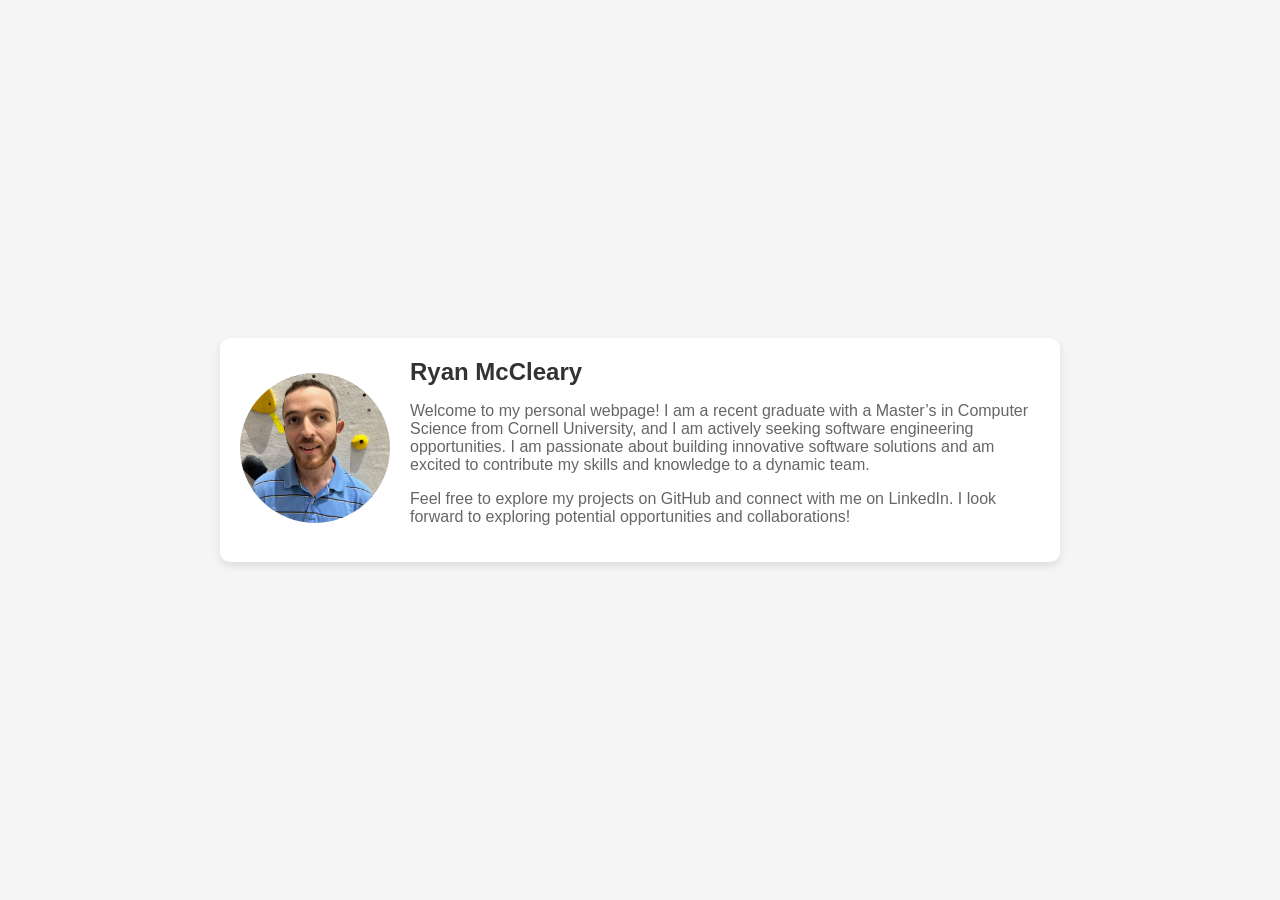
<file: index.html>
<!DOCTYPE html>
<html lang="en">
<head>
    <meta charset="UTF-8">
    <meta name="viewport" content="width=device-width, initial-scale=1.0">
    <title>Ryan McCleary</title>
    <style>
        body {
            font-family: Arial, sans-serif;
            margin: 0;
            padding: 0;
            display: flex;
            justify-content: center;
            align-items: center;
            height: 100vh;
            background-color: #f5f5f5;
        }
        .container {
            display: flex;
            align-items: center;
            max-width: 800px;
            background-color: #ffffff;
            border-radius: 10px;
            box-shadow: 0 4px 8px rgba(0, 0, 0, 0.1);
            overflow: hidden;
            padding: 20px;
        }
        .photo {
            flex: 0 0 auto;
            margin-right: 20px;
        }
        .photo img {
            border-radius: 50%;
            width: 150px;
            height: 150px;
            object-fit: cover;
        }
        .text {
            flex: 1;
        }
        .text h1 {
            margin: 0;
            font-size: 24px;
            color: #333;
        }
        .text p {
            font-size: 16px;
            color: #666;
        }
    </style>
</head>
<body>
    <div class="container">
        <div class="photo">
            <img src="images/ryan.jpg" alt="Ryan McCleary">
        </div>
        <div class="text">
            <h1>Ryan McCleary</h1>
            <p>Welcome to my personal webpage! I am a recent graduate with a Master’s in Computer Science from Cornell University, and I am actively seeking software engineering opportunities. I am passionate about building innovative software solutions and am excited to contribute my skills and knowledge to a dynamic team.</p>
            <p>Feel free to explore my projects on GitHub and connect with me on LinkedIn. I look forward to exploring potential opportunities and collaborations!</p>
        </div>
    </div>
</body>
</html>
</file>
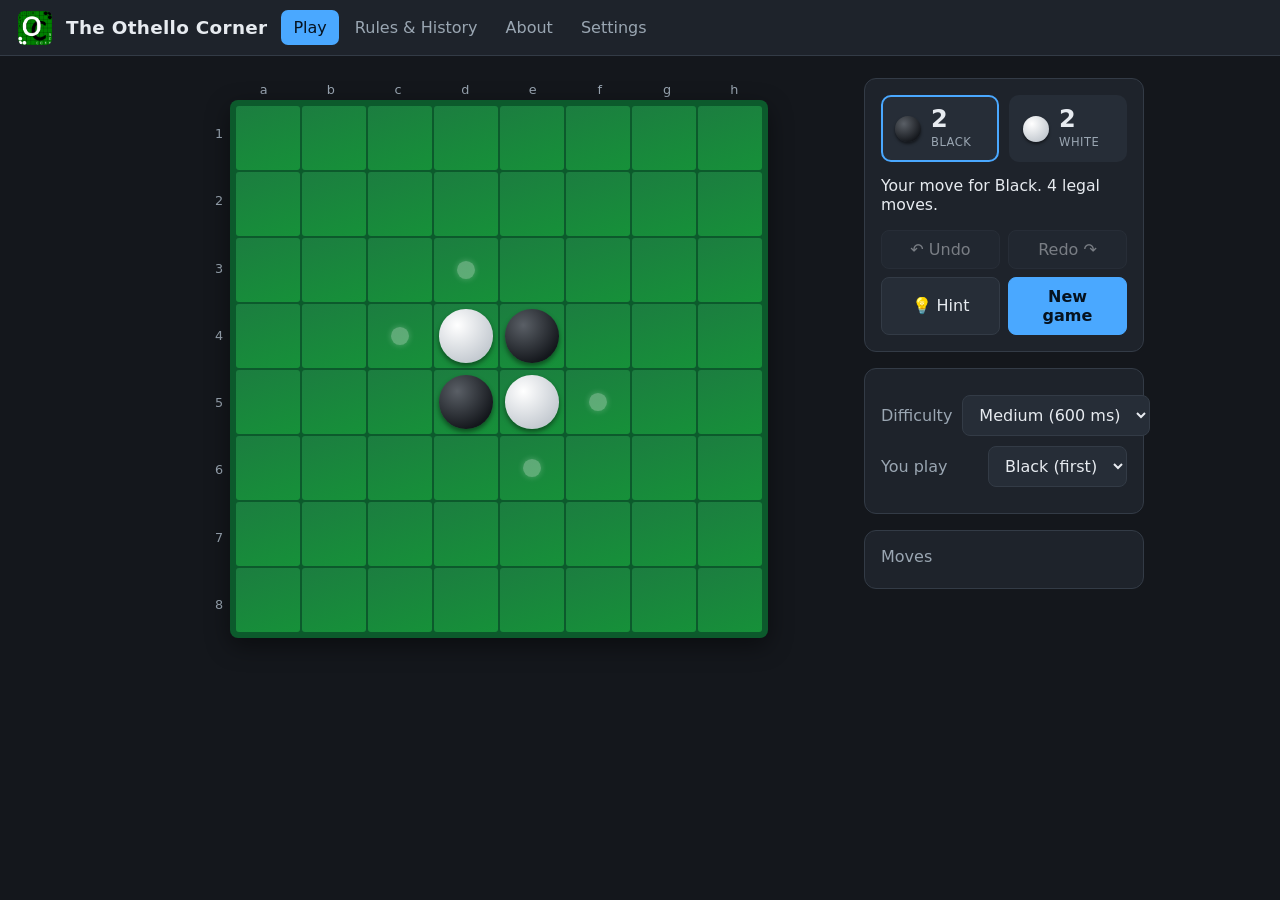
<file: othello/index.html>
<!DOCTYPE html>
<html lang="en">
<head>
<meta charset="utf-8">
<meta name="viewport" content="width=device-width, initial-scale=1">
<title>Othello — Play</title>
<link rel="icon" href="/othello/assets/favicon-BWXAriHn.ico">
  <script type="module" crossorigin src="/othello/assets/index-CCQa-znv.js"></script>
  <link rel="modulepreload" crossorigin href="/othello/assets/config-CyzAQnvf.js">
  <link rel="stylesheet" crossorigin href="/othello/assets/styles-6mLDlEpn.css">
</head>
<body>
  <header class="site-header">
    <img src="/othello/assets/logo-DcW5hfJY.png" alt="">
    <span class="brand">The Othello Corner</span>
    <nav aria-label="Main">
      <ul class="navbar">
        <li><a href="index.html" class="active" aria-current="page">Play</a></li>
        <li><a href="rules.html">Rules &amp; History</a></li>
        <li><a href="about.html">About</a></li>
        <li><a href="settings.html">Settings</a></li>
      </ul>
    </nav>
  </header>

  <main>
    <div class="game">
      <div>
        <div class="board-wrap">
          <div class="labels-top" aria-hidden="true">
            <span>a</span><span>b</span><span>c</span><span>d</span>
            <span>e</span><span>f</span><span>g</span><span>h</span>
          </div>
          <div class="labels-left" aria-hidden="true">
            <span>1</span><span>2</span><span>3</span><span>4</span>
            <span>5</span><span>6</span><span>7</span><span>8</span>
          </div>
          <p id="board-instructions" class="sr-only">
            Othello board. Use the arrow keys to move one square. Hold two
            arrow keys together to move diagonally. Press N or right bracket
            for the next legal move, and P or left bracket for the previous
            legal move. Hold V and press an arrow key to view disks in that
            direction; hold V and two arrow keys to view diagonally. Press F on
            a legal move to hear flipped discs. Press Z to undo, and Y to redo.
            Press Enter or Space to play on a legal empty square. Each square
            says its coordinate, contents, and legal-move status.
          </p>
          <div id="board" role="application" aria-label="Othello board" aria-describedby="board-instructions"></div>
          <div id="sr-announcer" class="sr-only" aria-live="polite" aria-atomic="true"></div>
        </div>
      </div>

      <aside>
        <div class="panel">
          <div class="scores">
            <div class="score" id="black-score">
              <span class="pip black"></span>
              <span><span class="num" id="black-num">2</span><br><span class="who">Black</span></span>
            </div>
            <div class="score" id="white-score">
              <span class="pip white"></span>
              <span><span class="num" id="white-num">2</span><br><span class="who">White</span></span>
            </div>
          </div>
          <p id="status" role="status" aria-live="polite">Loading engine…</p>
          <div class="banner" id="banner" role="status" aria-live="assertive" hidden></div>
          <div class="btns">
            <button id="undo">↶ Undo</button>
            <button id="redo">Redo ↷</button>
            <button id="hint">💡 Hint</button>
            <button id="new-game" class="primary">New game</button>
          </div>
        </div>

        <div class="panel">
          <div class="field">
            <label for="level">Difficulty</label>
            <select id="level"></select>
          </div>
          <div class="field">
            <label for="color">You play</label>
            <select id="color">
              <option value="black">Black (first)</option>
              <option value="white">White</option>
              <option value="random">Random</option>
            </select>
          </div>
        </div>

        <div class="panel">
          <div class="who" style="margin-bottom:6px;color:var(--muted)">Moves</div>
          <div class="moves" id="moves" aria-label="Move list"></div>
        </div>
      </aside>
    </div>
  </main>

</body>
</html>
</file>
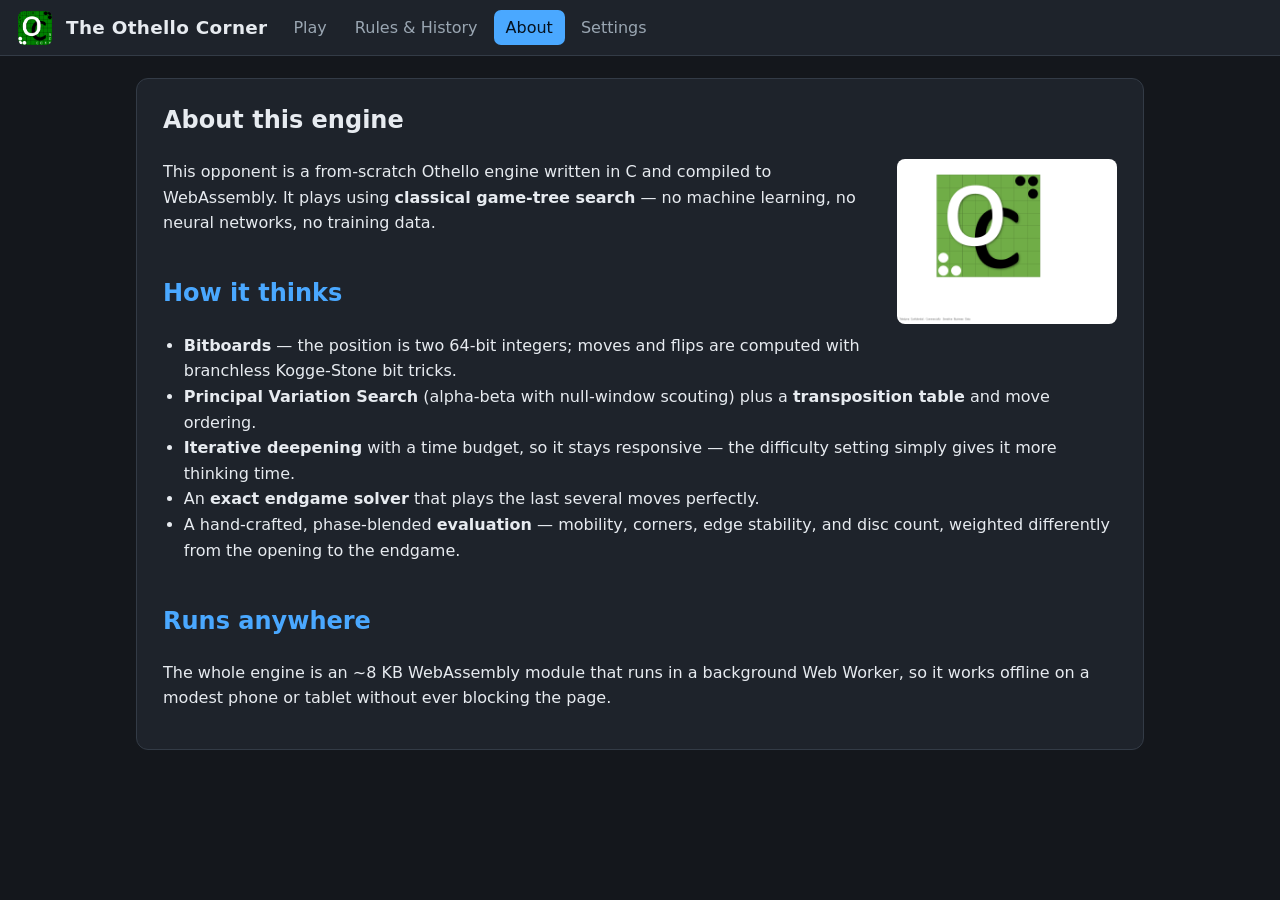
<file: othello/about.html>
<!DOCTYPE html>
<html lang="en">
<head>
<meta charset="utf-8">
<meta name="viewport" content="width=device-width, initial-scale=1">
<title>Othello — About</title>
<link rel="icon" href="/othello/assets/favicon-BWXAriHn.ico">
  <link rel="stylesheet" crossorigin href="/othello/assets/styles-6mLDlEpn.css">
</head>
<body>
  <header class="site-header">
    <img src="/othello/assets/logo-DcW5hfJY.png" alt="">
    <span class="brand">The Othello Corner</span>
    <nav aria-label="Main">
      <ul class="navbar">
        <li><a href="index.html">Play</a></li>
        <li><a href="rules.html">Rules &amp; History</a></li>
        <li><a href="about.html" class="active" aria-current="page">About</a></li>
        <li><a href="settings.html">Settings</a></li>
      </ul>
    </nav>
  </header>

  <main>
    <article class="content">
      <h1>About this engine</h1>
      <img src="/othello/assets/othello-corner-Ck8i6_Uy.jpg" alt="Close-up of an Othello board corner">
      <p>This opponent is a from-scratch Othello engine written in C and compiled to
      WebAssembly. It plays using <strong>classical game-tree search</strong> — no
      machine learning, no neural networks, no training data.</p>

      <h2>How it thinks</h2>
      <ul>
        <li><strong>Bitboards</strong> — the position is two 64-bit integers; moves and
        flips are computed with branchless Kogge-Stone bit tricks.</li>
        <li><strong>Principal Variation Search</strong> (alpha-beta with null-window
        scouting) plus a <strong>transposition table</strong> and move ordering.</li>
        <li><strong>Iterative deepening</strong> with a time budget, so it stays
        responsive — the difficulty setting simply gives it more thinking time.</li>
        <li>An <strong>exact endgame solver</strong> that plays the last several moves
        perfectly.</li>
        <li>A hand-crafted, phase-blended <strong>evaluation</strong> — mobility,
        corners, edge stability, and disc count, weighted differently from the opening to
        the endgame.</li>
      </ul>

      <h2>Runs anywhere</h2>
      <p>The whole engine is an ~8&nbsp;KB WebAssembly module that runs in a background
      Web Worker, so it works offline on a modest phone or tablet without ever blocking
      the page.</p>
    </article>
  </main>
</body>
</html>
</file>
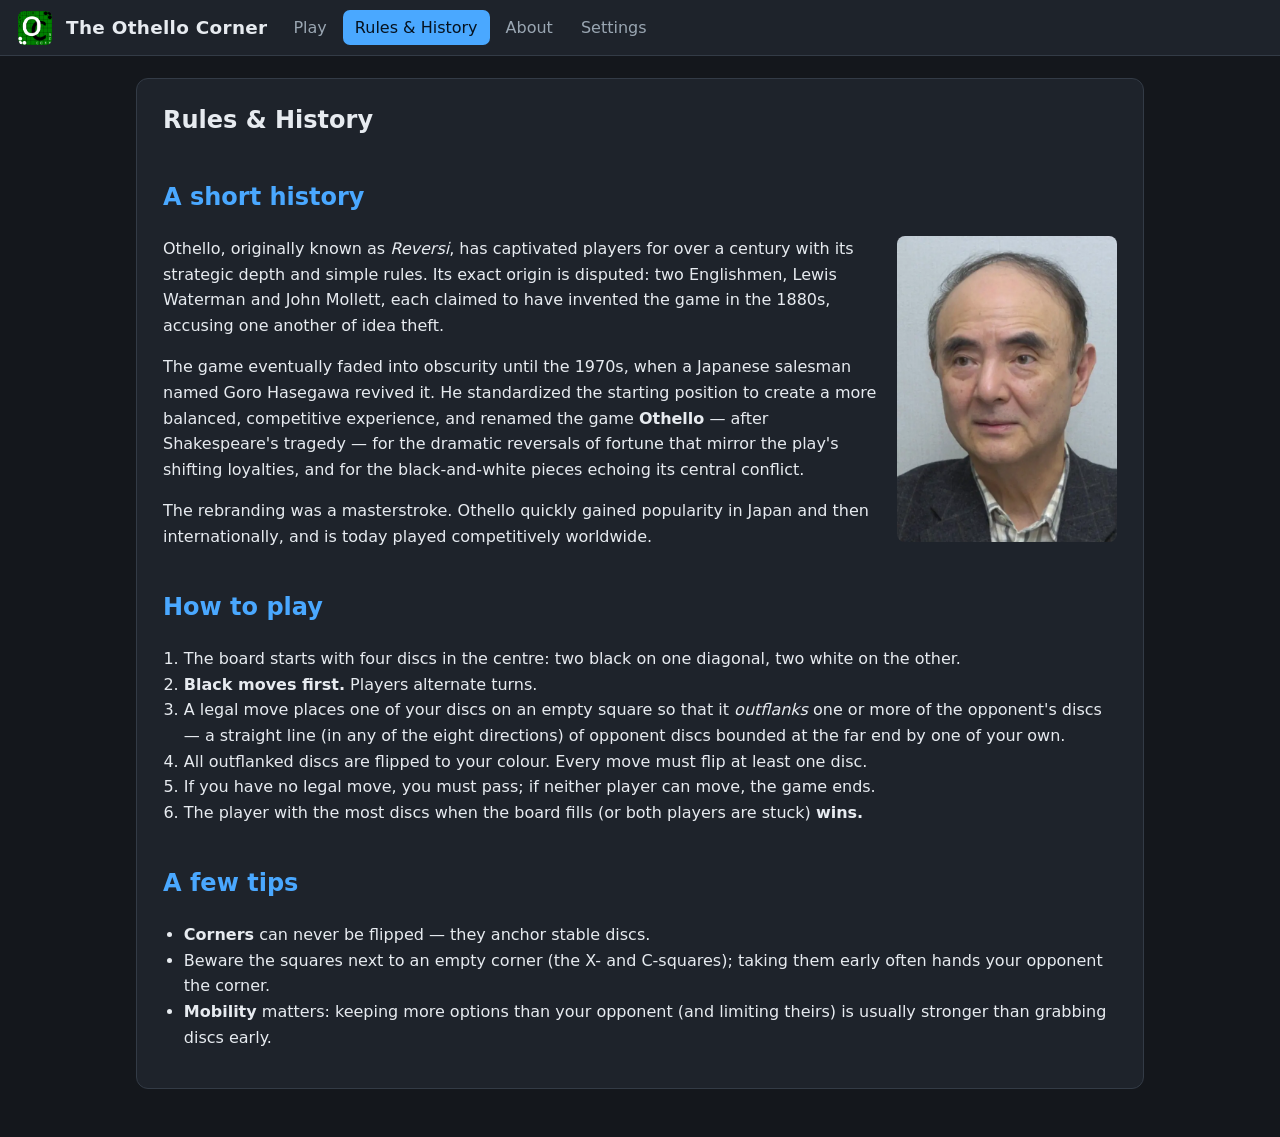
<file: othello/rules.html>
<!DOCTYPE html>
<html lang="en">
<head>
<meta charset="utf-8">
<meta name="viewport" content="width=device-width, initial-scale=1">
<title>Othello — Rules &amp; History</title>
<link rel="icon" href="/othello/assets/favicon-BWXAriHn.ico">
  <link rel="stylesheet" crossorigin href="/othello/assets/styles-6mLDlEpn.css">
</head>
<body>
  <header class="site-header">
    <img src="/othello/assets/logo-DcW5hfJY.png" alt="">
    <span class="brand">The Othello Corner</span>
    <nav aria-label="Main">
      <ul class="navbar">
        <li><a href="index.html">Play</a></li>
        <li><a href="rules.html" class="active" aria-current="page">Rules &amp; History</a></li>
        <li><a href="about.html">About</a></li>
        <li><a href="settings.html">Settings</a></li>
      </ul>
    </nav>
  </header>

  <main>
    <article class="content">
      <h1>Rules &amp; History</h1>

      <h2>A short history</h2>
      <img src="/othello/assets/hasegawa-6RQTayR9.png" alt="Photo of Goro Hasegawa">
      <p>Othello, originally known as <em>Reversi</em>, has captivated players for over a
      century with its strategic depth and simple rules. Its exact origin is disputed:
      two Englishmen, Lewis Waterman and John Mollett, each claimed to have invented the
      game in the 1880s, accusing one another of idea theft.</p>
      <p>The game eventually faded into obscurity until the 1970s, when a Japanese
      salesman named Goro Hasegawa revived it. He standardized the starting position to
      create a more balanced, competitive experience, and renamed the game
      <strong>Othello</strong> — after Shakespeare's tragedy — for the dramatic reversals
      of fortune that mirror the play's shifting loyalties, and for the black-and-white
      pieces echoing its central conflict.</p>
      <p>The rebranding was a masterstroke. Othello quickly gained popularity in Japan and
      then internationally, and is today played competitively worldwide.</p>

      <h2>How to play</h2>
      <ol>
        <li>The board starts with four discs in the centre: two black on one diagonal,
        two white on the other.</li>
        <li><strong>Black moves first.</strong> Players alternate turns.</li>
        <li>A legal move places one of your discs on an empty square so that it
        <em>outflanks</em> one or more of the opponent's discs — a straight line (in any
        of the eight directions) of opponent discs bounded at the far end by one of your
        own.</li>
        <li>All outflanked discs are flipped to your colour. Every move must flip at
        least one disc.</li>
        <li>If you have no legal move, you must pass; if neither player can move, the
        game ends.</li>
        <li>The player with the most discs when the board fills (or both players are
        stuck) <strong>wins.</strong></li>
      </ol>

      <h2>A few tips</h2>
      <ul>
        <li><strong>Corners</strong> can never be flipped — they anchor stable discs.</li>
        <li>Beware the squares next to an empty corner (the X- and C-squares); taking
        them early often hands your opponent the corner.</li>
        <li><strong>Mobility</strong> matters: keeping more options than your opponent
        (and limiting theirs) is usually stronger than grabbing discs early.</li>
      </ul>
    </article>
  </main>
</body>
</html>
</file>
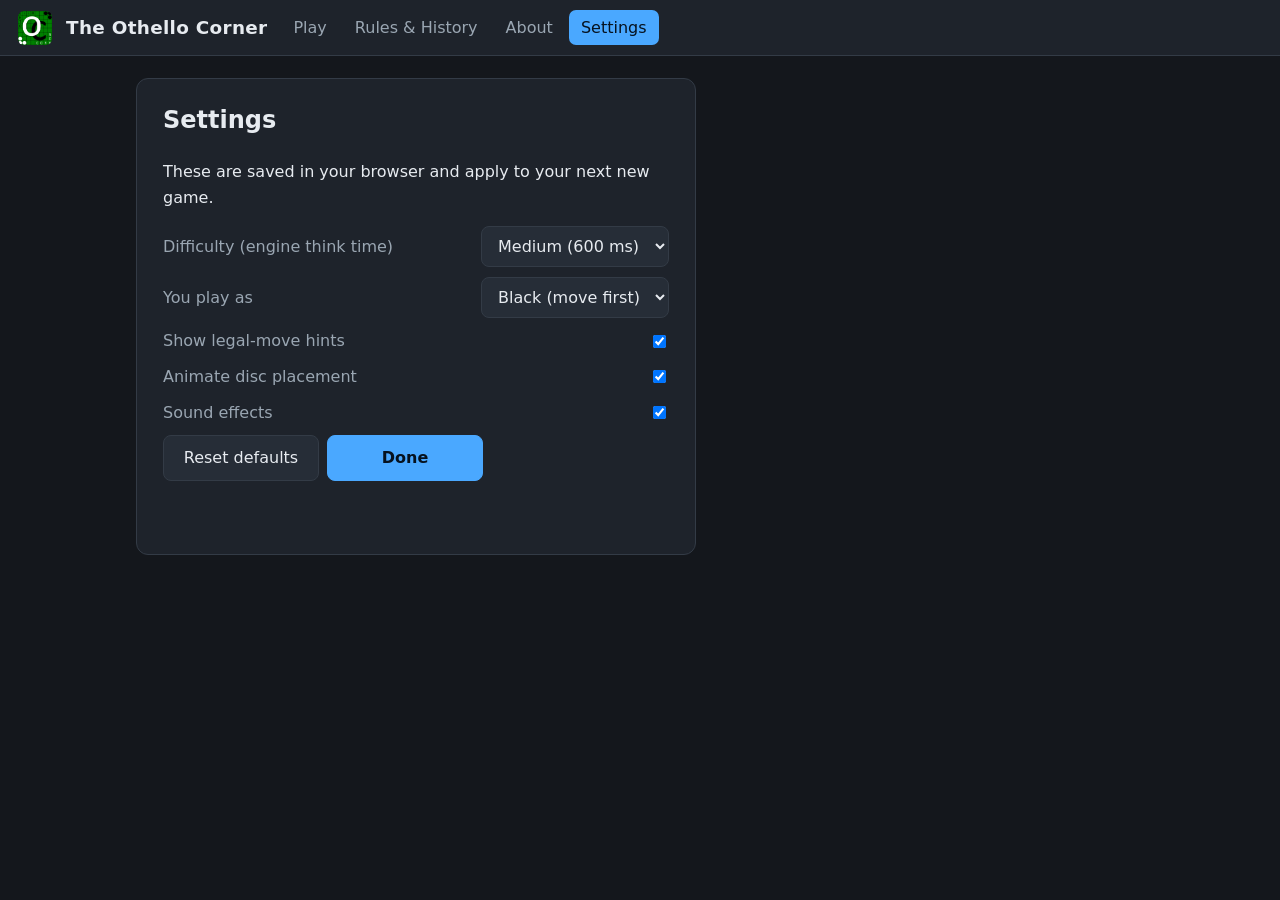
<file: othello/settings.html>
<!DOCTYPE html>
<html lang="en">
<head>
<meta charset="utf-8">
<meta name="viewport" content="width=device-width, initial-scale=1">
<title>Othello — Settings</title>
<link rel="icon" href="/othello/assets/favicon-BWXAriHn.ico">
  <script type="module" crossorigin src="/othello/assets/settings-DAB3fU-W.js"></script>
  <link rel="modulepreload" crossorigin href="/othello/assets/config-CyzAQnvf.js">
  <link rel="stylesheet" crossorigin href="/othello/assets/styles-6mLDlEpn.css">
</head>
<body>
  <header class="site-header">
    <img src="/othello/assets/logo-DcW5hfJY.png" alt="">
    <span class="brand">The Othello Corner</span>
    <nav aria-label="Main">
      <ul class="navbar">
        <li><a href="index.html">Play</a></li>
        <li><a href="rules.html">Rules &amp; History</a></li>
        <li><a href="about.html">About</a></li>
        <li><a href="settings.html" class="active" aria-current="page">Settings</a></li>
      </ul>
    </nav>
  </header>

  <main>
    <article class="content" style="max-width:560px">
      <h1>Settings</h1>
      <p>These are saved in your browser and apply to your next new game.</p>

      <div class="field">
        <label for="set-level">Difficulty (engine think time)</label>
        <select id="set-level"></select>
      </div>
      <div class="field">
        <label for="set-color">You play as</label>
        <select id="set-color">
          <option value="black">Black (move first)</option>
          <option value="white">White</option>
          <option value="random">Random</option>
        </select>
      </div>
      <div class="field">
        <label for="set-hints">Show legal-move hints</label>
        <input type="checkbox" id="set-hints">
      </div>
      <div class="field">
        <label for="set-animate">Animate disc placement</label>
        <input type="checkbox" id="set-animate">
      </div>
      <div class="field">
        <label for="set-sound">Sound effects</label>
        <input type="checkbox" id="set-sound">
      </div>

      <div class="btns" style="grid-template-columns:1fr 1fr;max-width:320px">
        <button id="reset">Reset defaults</button>
        <a href="index.html"><button class="primary" style="width:100%">Done</button></a>
      </div>
      <p id="saved" class="who" style="color:var(--accent);min-height:1.2em" role="status" aria-live="polite"></p>
    </article>
  </main>

</body>
</html>
</file>
<file: othello/assets/styles-6mLDlEpn.css>
:root{--bg:#14171c;--panel:#1e232b;--panel-2:#262d37;--line:#0c5a2c;--felt:#1c7d40;--felt-2:#169139;--text:#e7ebf0;--muted:#9aa6b2;--accent:#4aa8ff;--border:#333b46;--black-disc:radial-gradient(circle at 34% 30%, #5a5f66, #14171c 75%);--white-disc:radial-gradient(circle at 34% 30%, #fff, #c2c8cf 78%)}*{box-sizing:border-box}html,body{margin:0}body{background:var(--bg);color:var(--text);-webkit-text-size-adjust:100%;min-height:100vh;font-family:system-ui,-apple-system,Segoe UI,Roboto,sans-serif}.site-header{background:var(--panel);border-bottom:1px solid var(--border);z-index:10;align-items:center;gap:14px;padding:10px 18px;display:flex;position:sticky;top:0}.site-header img{border-radius:6px;width:auto;height:34px}.site-header .brand{letter-spacing:.3px;font-size:1.15rem;font-weight:700}.navbar{flex-wrap:wrap;gap:4px;margin:0 0 0 auto;padding:0;list-style:none;display:flex}.navbar a{color:var(--muted);border-radius:7px;padding:8px 12px;font-weight:500;text-decoration:none;display:block}.navbar a:hover{background:var(--panel-2);color:var(--text)}.navbar a.active{background:var(--accent);color:#06121f}main{max-width:1040px;margin:0 auto;padding:22px 16px 48px}.game{grid-template-columns:minmax(0,1fr) 280px;align-items:start;gap:24px;display:grid}@media (width<=820px){.game{grid-template-columns:1fr}}.board-wrap{--label:22px;grid-template-columns:var(--label) 1fr;grid-template-rows:var(--label) 1fr;aspect-ratio:1;width:min(92vw,70vh,560px);margin:0 auto;display:grid}.labels-top,.labels-left{color:var(--muted);font-size:.8rem;display:grid}.labels-top{grid-column:2;grid-template-columns:repeat(8,1fr)}.labels-left{grid-row:2;grid-template-rows:repeat(8,1fr)}.labels-top span,.labels-left span{place-items:center;display:grid}#board{background:var(--line);touch-action:manipulation;border-radius:8px;grid-area:2/2;grid-template-rows:repeat(8,1fr);gap:2px;padding:6px;display:grid;box-shadow:0 8px 24px #00000073}.board-row{grid-template-columns:repeat(8,1fr);gap:2px;min-width:0;min-height:0;display:grid}.cell{background:linear-gradient(160deg, var(--felt), var(--felt-2));cursor:default;perspective:420px;border-radius:3px;place-items:center;min-width:0;min-height:0;display:grid;position:relative}.cell.playable{cursor:pointer}.cell:focus-visible{outline:3px solid var(--accent);outline-offset:-3px}.cell.playable:hover:after,.cell.playable:focus-visible:after{content:"";aspect-ratio:1;background:#ffffff2e;border-radius:50%;width:30%}.cell.last{box-shadow:inset 0 0 0 3px #4aa8ffd9}.disc{aspect-ratio:1;width:84%;transform-style:preserve-3d;border-radius:50%;box-shadow:0 3px 5px #00000073}.disc.black{background:var(--black-disc)}.disc.white{background:var(--white-disc)}.disc.placed{animation:.18s ease-out drop}.disc.flipped.to-black{animation:flip-to-black .32s ease-in-out var(--flip-delay,0s) both}.disc.flipped.to-white{animation:flip-to-white .32s ease-in-out var(--flip-delay,0s) both}@keyframes drop{0%{opacity:.2;transform:scale(.2)}to{opacity:1;transform:scale(1)}}@keyframes flip-to-black{0%{background:var(--white-disc);transform:rotateY(0)}49%{background:var(--white-disc);transform:rotateY(90deg)}50%{background:var(--black-disc);transform:rotateY(-90deg)}to{background:var(--black-disc);transform:rotateY(0)}}@keyframes flip-to-white{0%{background:var(--black-disc);transform:rotateY(0)}49%{background:var(--black-disc);transform:rotateY(90deg)}50%{background:var(--white-disc);transform:rotateY(-90deg)}to{background:var(--white-disc);transform:rotateY(0)}}body.no-anim .disc{animation:none}@media (prefers-reduced-motion:reduce){.disc{animation:none!important}}.hint:after{content:"";aspect-ratio:1;background:#ffffff4d;border-radius:50%;width:28%;box-shadow:0 0 6px #ffffff40}.panel{background:var(--panel);border:1px solid var(--border);border-radius:12px;padding:16px}.panel+.panel{margin-top:16px}.scores{gap:10px;display:flex}.score{background:var(--panel-2);border:2px solid #0000;border-radius:10px;flex:1;align-items:center;gap:10px;padding:10px 12px;display:flex}.score.turn{border-color:var(--accent)}.score .pip{border-radius:50%;flex:none;width:26px;height:26px;box-shadow:0 2px 3px #00000080}.score .pip.black{background:var(--black-disc)}.score .pip.white{background:var(--white-disc)}.score .num{font-size:1.5rem;font-weight:700;line-height:1}.score .who{color:var(--muted);text-transform:uppercase;letter-spacing:.5px;font-size:.72rem}#status{min-height:1.4em;color:var(--text);margin-top:14px;font-size:.98rem}#status.thinking{color:var(--accent)}.btns{grid-template-columns:1fr 1fr;gap:8px;margin-top:8px;display:grid}button,select,input[type=number]{font:inherit;color:var(--text);background:var(--panel-2);border:1px solid var(--border);cursor:pointer;border-radius:8px;padding:9px 12px}button:hover:not(:disabled){background:#303845}button:disabled{opacity:.45;cursor:default}button.primary{background:var(--accent);color:#06121f;border-color:var(--accent);font-weight:600}button.wide{grid-column:1/-1}.field{justify-content:space-between;align-items:center;gap:10px;margin:10px 0;display:flex}.field label{color:var(--muted)}select{cursor:pointer}.moves{font-variant-numeric:tabular-nums;max-height:220px;font-size:.9rem;overflow:auto}.moves ol{color:var(--muted);margin:0;padding-left:1.6em}.moves li{margin:2px 0}.moves .mv{color:var(--text)}.content{background:var(--panel);border:1px solid var(--border);border-radius:12px;padding:22px 26px;line-height:1.6}.content h1{margin-top:0}.content h2{color:var(--accent);margin-top:1.6em}.content img{float:right;border-radius:8px;max-width:220px;margin:0 0 12px 18px}.content a{color:var(--accent)}.content ol,.content ul{padding-left:1.3em}.sr-only{clip:rect(0,0,0,0);white-space:nowrap;border:0;width:1px;height:1px;margin:-1px;padding:0;position:absolute;overflow:hidden}.banner{border:1px solid var(--accent);text-align:center;background:linear-gradient(120deg,#2a3a52,#243043);border-radius:10px;margin-top:14px;padding:12px 14px;font-weight:600}.banner[hidden]{display:none}
</file>
